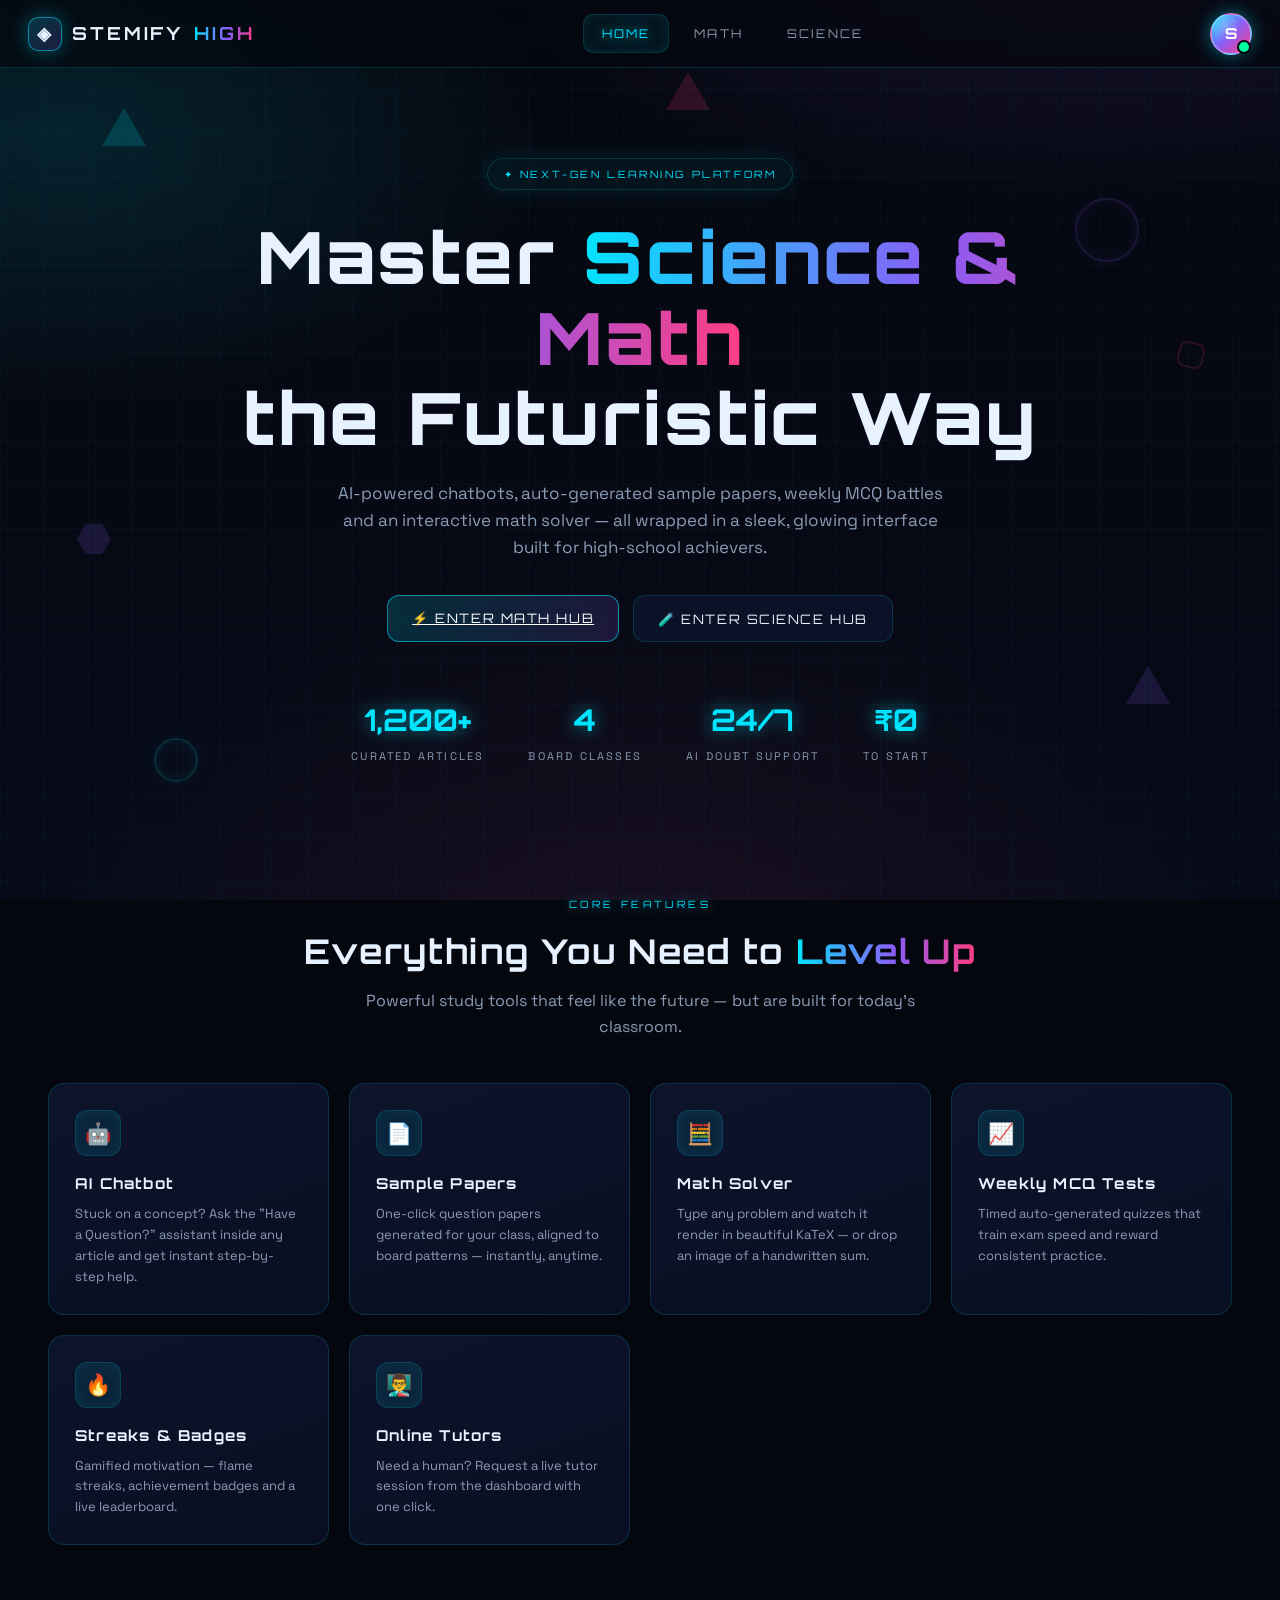
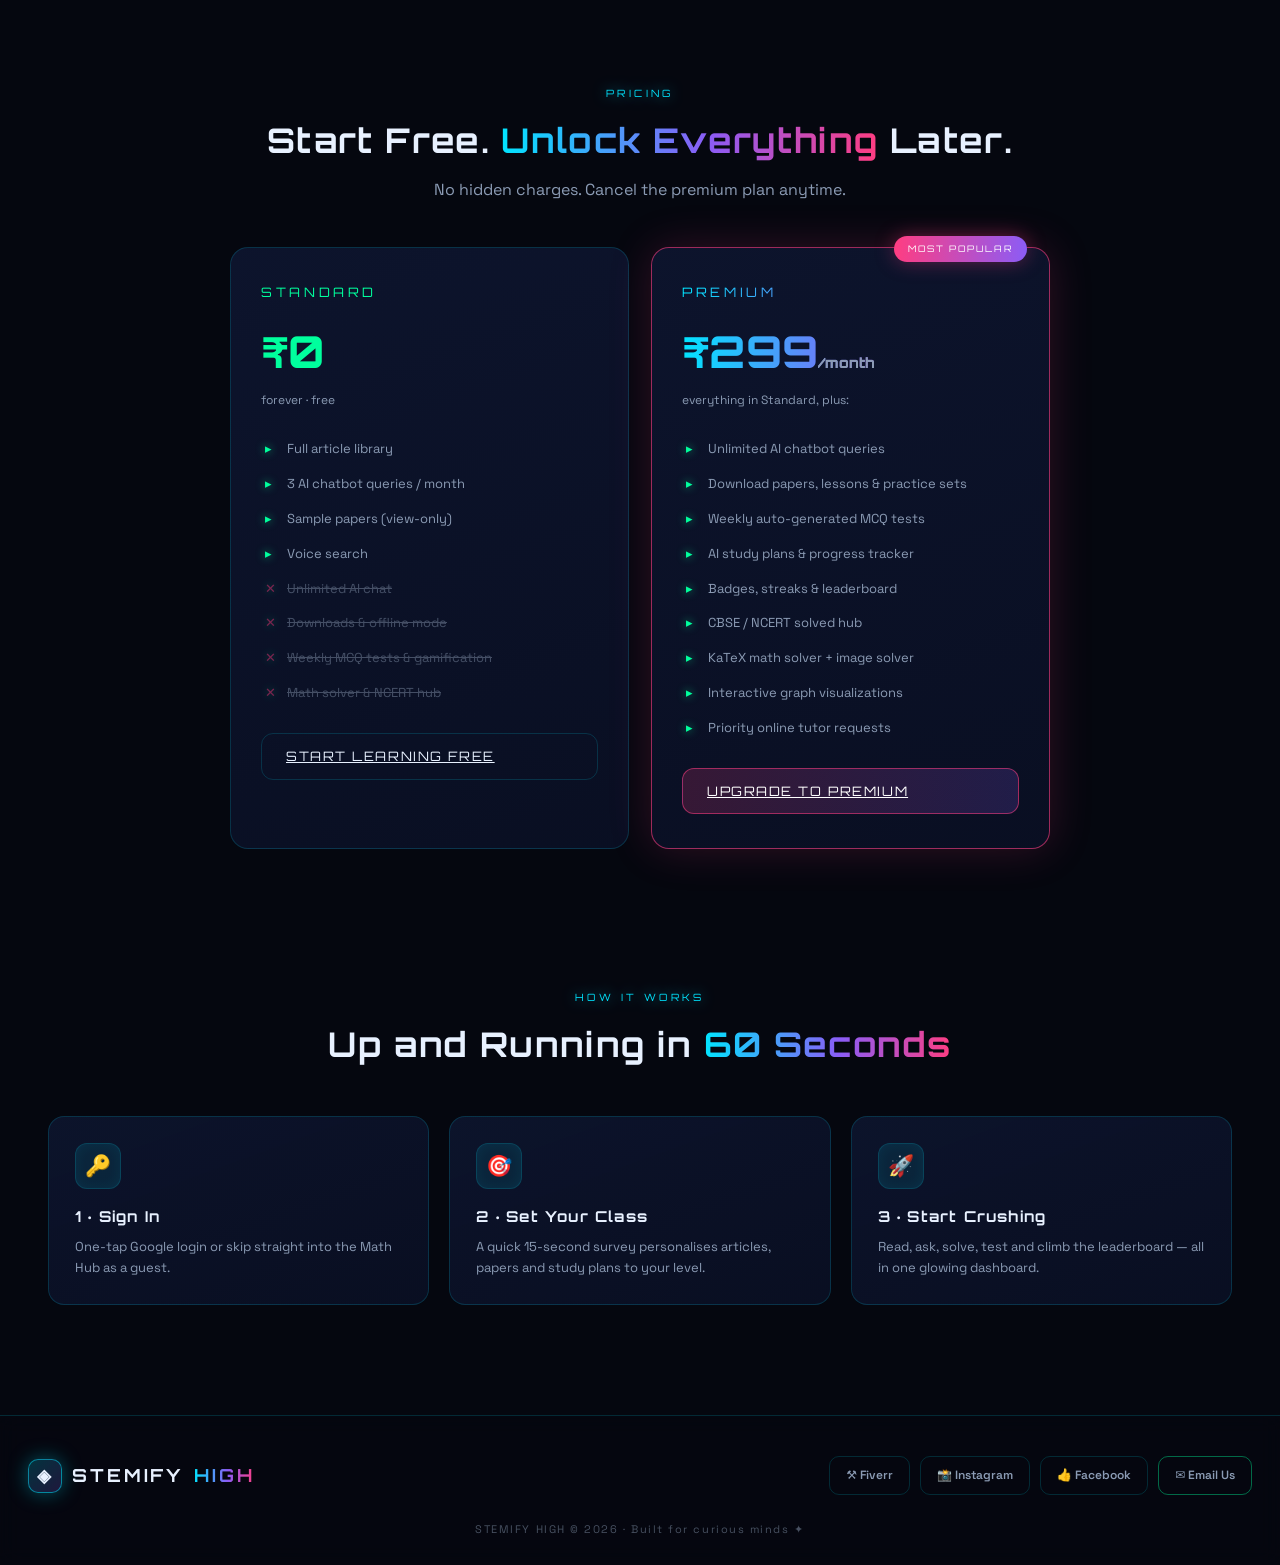
<file: index.html>
<!DOCTYPE html>
<html lang="en">
<head>
  <meta charset="UTF-8" />
  <meta name="viewport" content="width=device-width, initial-scale=1.0" />
  <title>Stemify High — Master Science &amp; Math, the Futuristic Way</title>

  <!-- Fonts: Orbitron (display) + Space Grotesk (body) + JetBrains Mono (code) -->
  <link rel="preconnect" href="https://fonts.googleapis.com" />
  <link rel="preconnect" href="https://fonts.gstatic.com" crossorigin />
  <link href="https://fonts.googleapis.com/css2?family=Orbitron:wght@400;600;700;800&family=Space+Grotesk:wght@300;400;500;600;700&family=JetBrains+Mono:wght@400;600&display=swap" rel="stylesheet" />

  <!-- Design system -->
  <link rel="stylesheet" href="css/style.css?v=2" />
</head>
<body>

  <!-- ============================================================
       FLOATING GEOMETRIC BACKGROUND (futuristic ambient shapes)
       ============================================================ -->
  <div class="floats" aria-hidden="true">
    <div class="float-shape float-tri" style="top:12%; left:8%;  width:22px; height:38px;  animation:floatA 11s ease-in-out infinite;"></div>
    <div class="float-shape float-ring violet" style="top:22%; left:84%; width:64px; height:64px; animation:floatB 9s ease-in-out infinite;"></div>
    <div class="float-shape float-hex" style="top:58%; left:6%;  width:34px; height:34px;  animation:floatA 13s ease-in-out infinite;"></div>
    <div class="float-shape float-tri violet" style="top:74%; left:88%; width:18px; height:30px; animation:floatB 10s ease-in-out infinite;"></div>
    <div class="float-shape float-ring" style="top:82%; left:12%; width:44px; height:44px;  animation:floatA 12s ease-in-out infinite;"></div>
    <div class="float-shape float-sq" style="top:38%; left:92%; width:26px; height:26px;    animation:floatB 8s ease-in-out infinite;"></div>
    <div class="float-shape float-tri pink" style="top:8%;  left:52%; width:16px; height:26px; animation:floatA 14s ease-in-out infinite;"></div>
  </div>

  <!-- ============================================================
       NAVBAR — logo, MATH / SCIENCE sections, DP placeholder
       ============================================================ -->
  <header class="navbar">
    <a href="index.html" class="logo">
      <span class="logo-mark">◈</span>
      STEMIFY<span class="grad-text">HIGH</span>
    </a>

    <nav class="nav-links">
      <a href="index.html" class="nav-link active">Home</a>
      <a href="math.html" class="nav-link">Math</a>
      <a href="#" class="nav-link" data-science>Science</a>
    </nav>

    <!-- Global DP placeholder (fixed top-right) + profile popover -->
    <div class="dp-wrap">
      <div class="dp" id="dpBtn" title="Your profile">S</div>
      <div class="popover" id="dpPopover">
        <div class="p-name">Guest Explorer</div>
        <div class="p-sub">Not signed in yet</div>
        <span class="tier-chip standard">◈ Standard</span>
        <div class="p-stat"><span>Progress</span><b>0%</b></div>
        <div class="p-stat"><span>Streak</span><b>0 days</b></div>
      </div>
    </div>
  </header>

  <!-- ============================================================
       HERO
       ============================================================ -->
  <section class="hero">
    <span class="hero-badge">✦ Next-Gen Learning Platform</span>
    <h1>Master <span class="grad-text">Science &amp; Math</span><br />the Futuristic Way</h1>
    <p class="lead">
      AI-powered chatbots, auto-generated sample papers, weekly MCQ battles and
      an interactive math solver — all wrapped in a sleek, glowing interface
      built for high-school achievers.
    </p>

    <div class="hero-cta">
      <a href="math.html" class="btn btn-primary">⚡ Enter Math Hub</a>
      <button class="btn" data-science>🧪 Enter Science Hub</button>
    </div>

    <div class="hero-stats">
      <div><div class="num">1,200+</div><div class="lbl">Curated Articles</div></div>
      <div><div class="num">4</div><div class="lbl">Board Classes</div></div>
      <div><div class="num">24/7</div><div class="lbl">AI Doubt Support</div></div>
      <div><div class="num">₹0</div><div class="lbl">To Start</div></div>
    </div>
  </section>

  <!-- ============================================================
       FEATURES GRID
       ============================================================ -->
  <section class="block">
    <div class="sec-head reveal">
      <span class="sec-kicker">Core Features</span>
      <h2>Everything You Need to <span class="grad-text">Level Up</span></h2>
      <p>Powerful study tools that feel like the future — but are built for today's classroom.</p>
    </div>

    <div class="grid grid-3">
      <div class="card reveal">
        <div class="ic">🤖</div>
        <h3>AI Chatbot</h3>
        <p>Stuck on a concept? Ask the "Have a Question?" assistant inside any article and get instant step-by-step help.</p>
      </div>
      <div class="card reveal">
        <div class="ic">📄</div>
        <h3>Sample Papers</h3>
        <p>One-click question papers generated for your class, aligned to board patterns — instantly, anytime.</p>
      </div>
      <div class="card reveal">
        <div class="ic">🧮</div>
        <h3>Math Solver</h3>
        <p>Type any problem and watch it render in beautiful KaTeX — or drop an image of a handwritten sum.</p>
      </div>
      <div class="card reveal">
        <div class="ic">📈</div>
        <h3>Weekly MCQ Tests</h3>
        <p>Timed auto-generated quizzes that train exam speed and reward consistent practice.</p>
      </div>
      <div class="card reveal">
        <div class="ic">🔥</div>
        <h3>Streaks &amp; Badges</h3>
        <p>Gamified motivation — flame streaks, achievement badges and a live leaderboard.</p>
      </div>
      <div class="card reveal">
        <div class="ic">👨‍🏫</div>
        <h3>Online Tutors</h3>
        <p>Need a human? Request a live tutor session from the dashboard with one click.</p>
      </div>
    </div>
  </section>

  <!-- ============================================================
       PRICING
       ============================================================ -->
  <section class="block">
    <div class="sec-head reveal">
      <span class="sec-kicker">Pricing</span>
      <h2>Start Free. <span class="grad-text">Unlock Everything</span> Later.</h2>
      <p>No hidden charges. Cancel the premium plan anytime.</p>
    </div>

    <div class="pricing-grid">
      <!-- Standard card -->
      <div class="price-card reveal">
        <div class="tier" style="color:var(--green)">Standard</div>
        <div class="price" style="color:var(--green)">₹0</div>
        <div class="per">forever · free</div>
        <ul>
          <li>Full article library</li>
          <li>3 AI chatbot queries / month</li>
          <li>Sample papers (view-only)</li>
          <li>Voice search</li>
          <li class="no">Unlimited AI chat</li>
          <li class="no">Downloads &amp; offline mode</li>
          <li class="no">Weekly MCQ tests &amp; gamification</li>
          <li class="no">Math solver &amp; NCERT hub</li>
        </ul>
        <a href="math.html" class="btn btn-ghost" style="width:100%">Start Learning Free</a>
      </div>

      <!-- Premium card -->
      <div class="price-card pop reveal">
        <span class="ribbon">Most Popular</span>
        <div class="tier grad-text">Premium</div>
        <div class="price grad-text">₹299<span style="font-size:14px; color:var(--muted)">/month</span></div>
        <div class="per">everything in Standard, plus:</div>
        <ul>
          <li>Unlimited AI chatbot queries</li>
          <li>Download papers, lessons &amp; practice sets</li>
          <li>Weekly auto-generated MCQ tests</li>
          <li>AI study plans &amp; progress tracker</li>
          <li>Badges, streaks &amp; leaderboard</li>
          <li>CBSE / NCERT solved hub</li>
          <li>KaTeX math solver + image solver</li>
          <li>Interactive graph visualizations</li>
          <li>Priority online tutor requests</li>
        </ul>
        <a href="math.html" class="btn btn-pink" style="width:100%">Upgrade to Premium</a>
      </div>
    </div>
  </section>

  <!-- ============================================================
       HOW IT WORKS
       ============================================================ -->
  <section class="block">
    <div class="sec-head reveal">
      <span class="sec-kicker">How It Works</span>
      <h2>Up and Running in <span class="grad-text">60 Seconds</span></h2>
    </div>
    <div class="grid grid-3">
      <div class="card reveal">
        <div class="ic">🔑</div>
        <h3>1 · Sign In</h3>
        <p>One-tap Google login or skip straight into the Math Hub as a guest.</p>
      </div>
      <div class="card reveal">
        <div class="ic">🎯</div>
        <h3>2 · Set Your Class</h3>
        <p>A quick 15-second survey personalises articles, papers and study plans to your level.</p>
      </div>
      <div class="card reveal">
        <div class="ic">🚀</div>
        <h3>3 · Start Crushing</h3>
        <p>Read, ask, solve, test and climb the leaderboard — all in one glowing dashboard.</p>
      </div>
    </div>
  </section>

  <!-- ============================================================
       FOOTER — Fiverr, Instagram, Facebook + Email contact
       ============================================================ -->
  <footer class="site-foot">
    <div class="foot-inner">
      <a href="index.html" class="logo">
        <span class="logo-mark">◈</span>
        STEMIFY<span class="grad-text">HIGH</span>
      </a>

      <div class="foot-links">
        <a class="soc-link" href="https://www.fiverr.com" target="_blank" rel="noopener noreferrer">⚒ Fiverr</a>
        <a class="soc-link" href="https://www.instagram.com" target="_blank" rel="noopener noreferrer">📸 Instagram</a>
        <a class="soc-link" href="https://www.facebook.com" target="_blank" rel="noopener noreferrer">👍 Facebook</a>
        <a class="soc-link mail" href="mailto:hello@stemifyhigh.com?subject=Stemify%20High%20Contact">✉ Email Us</a>
      </div>
    </div>
    <div class="foot-note">STEMIFY HIGH © 2026 · Built for curious minds ✦</div>
  </footer>

  <!-- Toast notifications live here -->
  <div id="toasts" aria-live="polite"></div>

  <!-- Landing page logic -->
  <script src="js/landing.js?v=2"></script>
</body>
</html>
</file>
<file: css/style.css>
/* ==========================================================================
   STEMIFY HIGH — Design System
   --------------------------------------------------------------------------
   Futuristic dark theme · neon accents · glassmorphism · micro-animations
   Palette:
     --bg:deep   #05070f   (page base)
     --bg:soft   #0a1024   (raised surfaces)
     --bg:card   #0e1630   (cards / panels)
     --line      rgba(0,229,255,.16)  (neon borders)
     --cyan      #00e5ff   (primary neon)
     --violet    #8b5cf6   (secondary neon)
     --pink      #ff3d81   (accent / premium)
     --green     #00ff9d   (success / standard)
     --amber     #ffb547   (streaks / warnings)
     --text      #e8f1ff
     --muted     #8b9bb4
   ========================================================================== */

/* ---------- 1. CSS VARIABLES & RESET ---------- */
:root {
  --bg-deep:   #05070f;
  --bg-soft:   #0a1024;
  --bg-card:   #0e1630;
  --bg-hover:  #131c3a;
  --line:      rgba(0, 229, 255, 0.16);
  --line-soft: rgba(139, 92, 246, 0.18);
  --cyan:      #00e5ff;
  --violet:    #8b5cf6;
  --pink:      #ff3d81;
  --green:     #00ff9d;
  --amber:     #ffb547;
  --text:      #e8f1ff;
  --muted:     #8b9bb4;
  --font-head: 'Orbitron', 'Space Grotesk', sans-serif;
  --font-body: 'Space Grotesk', 'Inter', system-ui, sans-serif;
  --font-mono: 'JetBrains Mono', ui-monospace, monospace;
  --glow-cyan:  0 0 20px rgba(0, 229, 255, 0.35);
  --glow-violet: 0 0 20px rgba(139, 92, 246, 0.35);
  --glow-pink:  0 0 20px rgba(255, 61, 129, 0.35);
  --radius: 16px;
  --nav-h: 68px;
}

* { margin: 0; padding: 0; box-sizing: border-box; }

html { scroll-behavior: smooth; }

body {
  font-family: var(--font-body);
  background: var(--bg-deep);
  color: var(--text);
  min-height: 100vh;
  overflow-x: hidden;
  line-height: 1.6;
}

/* Global background: deep-space gradient + grid + glow */
body::before {
  content: "";
  position: fixed;
  inset: 0;
  z-index: -2;
  background:
    radial-gradient(1100px 500px at 85% -10%, rgba(139, 92, 246, 0.16), transparent 60%),
    radial-gradient(900px 500px at 5% 15%, rgba(0, 229, 255, 0.12), transparent 55%),
    radial-gradient(1000px 700px at 50% 110%, rgba(255, 61, 129, 0.08), transparent 60%),
    linear-gradient(180deg, #05070f 0%, #070b18 100%);
}
body::after { /* fine grid overlay */
  content: "";
  position: fixed;
  inset: 0;
  z-index: -1;
  background-image:
    linear-gradient(rgba(0, 229, 255, 0.035) 1px, transparent 1px),
    linear-gradient(90deg, rgba(0, 229, 255, 0.035) 1px, transparent 1px);
  background-size: 44px 44px;
  pointer-events: none;
}

::selection { background: rgba(0, 229, 255, 0.3); color: #fff; }

/* Scrollbar — slim neon */
::-webkit-scrollbar { width: 9px; height: 9px; }
::-webkit-scrollbar-track { background: var(--bg-deep); }
::-webkit-scrollbar-thumb { background: linear-gradient(180deg, var(--cyan), var(--violet)); border-radius: 99px; }

/* ---------- 2. TYPOGRAPHY HELPERS ---------- */
h1, h2, h3, h4 { font-family: var(--font-head); letter-spacing: 0.04em; }
.font-mono { font-family: var(--font-mono); }
.grad-text {
  background: linear-gradient(92deg, var(--cyan) 0%, var(--violet) 55%, var(--pink) 100%);
  -webkit-background-clip: text;
  background-clip: text;
  color: transparent;
}
.muted { color: var(--muted); }

/* ---------- 3. BUTTONS ---------- */
.btn {
  position: relative;
  display: inline-flex;
  align-items: center;
  gap: 8px;
  padding: 12px 24px;
  border: 1px solid var(--line);
  border-radius: 12px;
  background: rgba(14, 22, 48, 0.7);
  color: var(--text);
  font-family: var(--font-head);
  font-size: 13px;
  letter-spacing: 0.12em;
  text-transform: uppercase;
  cursor: pointer;
  transition: all 0.25s ease;
  overflow: hidden;
}
.btn:hover { transform: translateY(-2px); border-color: var(--cyan); box-shadow: var(--glow-cyan); }
.btn:active { transform: translateY(0); }

/* Primary neon button — animated corner shine */
.btn-primary {
  background: linear-gradient(92deg, rgba(0, 229, 255, 0.16), rgba(139, 92, 246, 0.16));
  border-color: rgba(0, 229, 255, 0.55);
  color: #fff;
}
.btn-primary::before {
  content: "";
  position: absolute;
  inset: 0;
  background: linear-gradient(120deg, transparent 30%, rgba(255, 255, 255, 0.25) 50%, transparent 70%);
  transform: translateX(-100%);
  transition: transform 0.7s ease;
}
.btn-primary:hover { box-shadow: var(--glow-cyan), inset 0 0 18px rgba(0, 229, 255, 0.15); }
.btn-primary:hover::before { transform: translateX(100%); }

.btn-pink {
  background: linear-gradient(92deg, rgba(255, 61, 129, 0.18), rgba(139, 92, 246, 0.18));
  border-color: rgba(255, 61, 129, 0.55);
  color: #fff;
}
.btn-pink:hover { box-shadow: var(--glow-pink), inset 0 0 18px rgba(255, 61, 129, 0.15); border-color: var(--pink); }

.btn-ghost { background: transparent; }
.btn-ghost:hover { background: rgba(0, 229, 255, 0.06); }

.btn-sm { padding: 8px 16px; font-size: 11px; border-radius: 9px; }
.btn:disabled { opacity: 0.5; cursor: not-allowed; transform: none; box-shadow: none; }

/* ---------- 4. NAVBAR ---------- */
.navbar {
  position: sticky;
  top: 0;
  z-index: 100;
  height: var(--nav-h);
  display: flex;
  align-items: center;
  justify-content: space-between;
  padding: 0 28px;
  background: rgba(5, 7, 15, 0.72);
  backdrop-filter: blur(14px);
  border-bottom: 1px solid var(--line);
}
.logo {
  display: flex;
  align-items: center;
  gap: 10px;
  font-family: var(--font-head);
  font-size: 18px;
  font-weight: 700;
  letter-spacing: 0.16em;
  text-decoration: none;
  color: var(--text);
}
.logo-mark {
  width: 34px;
  height: 34px;
  border-radius: 10px;
  display: grid;
  place-items: center;
  background: linear-gradient(135deg, rgba(0, 229, 255, 0.2), rgba(139, 92, 246, 0.2));
  border: 1px solid rgba(0, 229, 255, 0.5);
  box-shadow: var(--glow-cyan);
  animation: logoPulse 3s ease-in-out infinite;
}
@keyframes logoPulse {
  0%, 100% { box-shadow: var(--glow-cyan); }
  50% { box-shadow: 0 0 34px rgba(0, 229, 255, 0.6); }
}
.nav-links { display: flex; gap: 6px; align-items: center; }
.nav-link {
  padding: 9px 18px;
  border-radius: 10px;
  color: var(--muted);
  text-decoration: none;
  font-family: var(--font-head);
  font-size: 12px;
  letter-spacing: 0.18em;
  text-transform: uppercase;
  transition: all 0.22s ease;
  border: 1px solid transparent;
}
.nav-link:hover, .nav-link.active {
  color: var(--cyan);
  border-color: var(--line);
  background: rgba(0, 229, 255, 0.06);
  box-shadow: inset 0 0 14px rgba(0, 229, 255, 0.08);
  text-shadow: 0 0 12px rgba(0, 229, 255, 0.8);
}

/* ---------- 5. PROFILE DP (top-right placeholder) ---------- */
.dp-wrap { position: relative; }
.dp {
  width: 42px; height: 42px;
  border-radius: 50%;
  cursor: pointer;
  display: grid;
  place-items: center;
  font-family: var(--font-head);
  font-weight: 700;
  font-size: 15px;
  color: #fff;
  background:
    radial-gradient(circle at 30% 25%, rgba(255, 255, 255, 0.25), transparent 45%),
    linear-gradient(135deg, var(--cyan), var(--violet), var(--pink));
  border: 2px solid rgba(255, 255, 255, 0.25);
  box-shadow: 0 0 18px rgba(0, 229, 255, 0.45);
  transition: transform 0.25s ease, box-shadow 0.25s ease;
  animation: dpOrbit 8s linear infinite;
}
@keyframes dpOrbit {
  0%, 100% { border-radius: 50%; box-shadow: 0 0 18px rgba(0, 229, 255, 0.45); }
  25% { box-shadow: 0 0 22px rgba(139, 92, 246, 0.55); }
  50% { border-radius: 42%; box-shadow: 0 0 18px rgba(255, 61, 129, 0.45); }
  75% { box-shadow: 0 0 22px rgba(0, 255, 157, 0.5); }
}
.dp:hover { transform: scale(1.1); }
.dp::after { /* online pulse dot */
  content: "";
  position: absolute;
  bottom: 1px; right: 1px;
  width: 10px; height: 10px;
  border-radius: 50%;
  background: var(--green);
  border: 2px solid var(--bg-deep);
  animation: dotPulse 1.6s ease-in-out infinite;
}
@keyframes dotPulse { 0%, 100% { box-shadow: 0 0 0 0 rgba(0, 255, 157, 0.5); } 50% { box-shadow: 0 0 0 5px rgba(0, 255, 157, 0); } }

/* Profile popover */
.popover {
  position: absolute;
  top: 52px;
  right: 0;
  width: 280px;
  padding: 18px;
  border-radius: 14px;
  background: rgba(14, 22, 48, 0.96);
  border: 1px solid var(--line);
  backdrop-filter: blur(16px);
  box-shadow: 0 18px 50px rgba(0, 0, 0, 0.6), var(--glow-cyan);
  opacity: 0;
  transform: translateY(-8px) scale(0.97);
  pointer-events: none;
  transition: all 0.25s ease;
  z-index: 120;
}
.popover.open { opacity: 1; transform: translateY(0) scale(1); pointer-events: auto; }
.popover .p-name { font-family: var(--font-head); font-size: 15px; letter-spacing: 0.08em; }
.popover .p-sub { color: var(--muted); font-size: 12px; margin-top: 2px; }
.tier-chip {
  display: inline-flex; align-items: center; gap: 6px;
  margin-top: 10px;
  padding: 5px 12px;
  border-radius: 99px;
  font-family: var(--font-head);
  font-size: 10px;
  letter-spacing: 0.18em;
  text-transform: uppercase;
}
.tier-chip.standard { color: var(--green); border: 1px solid rgba(0, 255, 157, 0.45); background: rgba(0, 255, 157, 0.08); }
.tier-chip.premium  { color: var(--amber); border: 1px solid rgba(255, 181, 71, 0.45); background: rgba(255, 181, 71, 0.08); }
.p-stat { display: flex; justify-content: space-between; font-size: 12px; color: var(--muted); margin-top: 12px; border-top: 1px dashed var(--line); padding-top: 10px; }
.p-stat b { color: var(--text); }

/* ---------- 6. FLOATING GEOMETRIC BACKGROUND ---------- */
.floats { position: fixed; inset: 0; z-index: -1; overflow: hidden; pointer-events: none; }
.float-shape { position: absolute; opacity: 0.16; filter: blur(0.5px); }
.float-tri {
  width: 0; height: 0;
  border-left: 22px solid transparent;
  border-right: 22px solid transparent;
  border-bottom: 38px solid var(--cyan);
}
.float-tri.violet { border-bottom-color: var(--violet); }
.float-tri.pink { border-bottom-color: var(--pink); }
.float-ring {
  border: 2px solid var(--cyan);
  border-radius: 50%;
  box-shadow: inset 0 0 18px rgba(0, 229, 255, 0.5), 0 0 18px rgba(0, 229, 255, 0.4);
}
.float-ring.violet { border-color: var(--violet); box-shadow: inset 0 0 18px rgba(139, 92, 246, 0.5), 0 0 18px rgba(139, 92, 246, 0.4); }
.float-hex { background: var(--violet); clip-path: polygon(25% 5%, 75% 5%, 100% 50%, 75% 95%, 25% 95%, 0% 50%); }
.float-sq { border: 2px solid var(--pink); border-radius: 8px; transform: rotate(14deg); }
@keyframes floatA {
  0%   { transform: translateY(0) rotate(0deg); }
  50%  { transform: translateY(-70px) rotate(12deg); }
  100% { transform: translateY(0) rotate(0deg); }
}
@keyframes floatB {
  0%   { transform: translateY(0) rotate(0deg); }
  50%  { transform: translateY(55px) rotate(-10deg); }
  100% { transform: translateY(0) rotate(0deg); }
}

/* ---------- 7. HERO ---------- */
.hero { position: relative; padding: 90px 28px 60px; text-align: center; }
.hero-badge {
  display: inline-flex; align-items: center; gap: 8px;
  padding: 7px 16px;
  border: 1px solid var(--line);
  border-radius: 99px;
  background: rgba(0, 229, 255, 0.05);
  font-family: var(--font-head);
  font-size: 10px;
  letter-spacing: 0.26em;
  text-transform: uppercase;
  color: var(--cyan);
  box-shadow: 0 0 24px rgba(0, 229, 255, 0.12);
  animation: fadeUp 0.8s ease both;
}
.hero h1 {
  font-size: clamp(34px, 6vw, 72px);
  font-weight: 800;
  line-height: 1.12;
  margin: 26px auto 0;
  max-width: 900px;
  animation: fadeUp 0.8s 0.1s ease both;
}
.hero .lead {
  max-width: 620px;
  margin: 22px auto 0;
  color: var(--muted);
  font-size: 17px;
  animation: fadeUp 0.8s 0.2s ease both;
}
.hero-cta { display: flex; gap: 14px; justify-content: center; flex-wrap: wrap; margin-top: 34px; animation: fadeUp 0.8s 0.3s ease both; }
.hero-stats { display: flex; gap: 44px; justify-content: center; margin-top: 54px; flex-wrap: wrap; animation: fadeUp 0.8s 0.4s ease both; }
.hero-stats .num { font-family: var(--font-head); font-size: 30px; font-weight: 700; color: var(--cyan); text-shadow: 0 0 18px rgba(0, 229, 255, 0.6); }
.hero-stats .lbl { font-size: 11px; letter-spacing: 0.2em; text-transform: uppercase; color: var(--muted); margin-top: 4px; }

/* ---------- 8. SECTION SHELL ---------- */
section.block { padding: 70px 28px; max-width: 1240px; margin: 0 auto; }
.sec-head { text-align: center; margin-bottom: 44px; }
.sec-head h2 { font-size: clamp(22px, 3.4vw, 34px); }
.sec-head p { color: var(--muted); margin-top: 10px; max-width: 560px; margin-inline: auto; }
.sec-kicker {
  font-family: var(--font-head);
  font-size: 10px;
  letter-spacing: 0.34em;
  text-transform: uppercase;
  color: var(--cyan);
  display: block;
  margin-bottom: 12px;
  text-shadow: 0 0 14px rgba(0, 229, 255, 0.7);
}

/* Scroll-reveal animation */
.reveal { opacity: 0; transform: translateY(26px); transition: opacity 0.7s ease, transform 0.7s ease; }
.reveal.in { opacity: 1; transform: translateY(0); }

/* Dynamically injected cards — always visible, soft fade-in on render */
.grid-in { animation: fadeUp 0.5s ease both; }

/* ---------- 9. CARDS / GRID ---------- */
.grid { display: grid; gap: 20px; }
.grid-3 { grid-template-columns: repeat(auto-fit, minmax(280px, 1fr)); }
.grid-4 { grid-template-columns: repeat(auto-fit, minmax(230px, 1fr)); }

.card {
  position: relative;
  background: linear-gradient(160deg, rgba(14, 22, 48, 0.85), rgba(10, 16, 36, 0.9));
  border: 1px solid var(--line);
  border-radius: var(--radius);
  padding: 26px;
  transition: transform 0.28s ease, border-color 0.28s ease, box-shadow 0.28s ease;
  overflow: hidden;
}
.card:hover { transform: translateY(-6px); border-color: rgba(0, 229, 255, 0.55); box-shadow: 0 14px 44px rgba(0, 0, 0, 0.45), var(--glow-cyan); }
.card::after { /* top neon edge sweep */
  content: "";
  position: absolute;
  top: 0; left: -100%;
  width: 100%; height: 2px;
  background: linear-gradient(90deg, transparent, var(--cyan), transparent);
  transition: left 0.6s ease;
}
.card:hover::after { left: 100%; }
.card .ic {
  width: 46px; height: 46px;
  display: grid; place-items: center;
  font-size: 21px;
  border-radius: 12px;
  background: rgba(0, 229, 255, 0.09);
  border: 1px solid var(--line);
  margin-bottom: 16px;
  box-shadow: inset 0 0 14px rgba(0, 229, 255, 0.07);
}
.card h3 { font-size: 15px; letter-spacing: 0.08em; margin-bottom: 8px; }
.card p { font-size: 13px; color: var(--muted); }

/* ---------- 10. PRICING ---------- */
.pricing-grid { display: grid; grid-template-columns: repeat(auto-fit, minmax(300px, 1fr)); gap: 22px; max-width: 820px; margin: 0 auto; }
.price-card {
  position: relative;
  padding: 34px 30px;
  border-radius: 18px;
  background: linear-gradient(160deg, rgba(14, 22, 48, 0.9), rgba(10, 16, 36, 0.92));
  border: 1px solid var(--line);
  transition: all 0.3s ease;
}
.price-card.pop { border-color: rgba(255, 61, 129, 0.6); box-shadow: 0 0 44px rgba(255, 61, 129, 0.18); }
.price-card .tier { font-family: var(--font-head); font-size: 13px; letter-spacing: 0.28em; text-transform: uppercase; }
.price-card .price { font-family: var(--font-head); font-size: 44px; font-weight: 800; margin: 14px 0 4px; }
.price-card .per { color: var(--muted); font-size: 12px; }
.price-card ul { list-style: none; margin: 22px 0; }
.price-card li { padding: 7px 0 7px 26px; position: relative; font-size: 13px; color: var(--muted); }
.price-card li::before { content: "▸"; position: absolute; left: 4px; color: var(--green); text-shadow: 0 0 8px rgba(0, 255, 157, 0.7); }
.price-card li.no { text-decoration: line-through; opacity: 0.45; }
.price-card li.no::before { content: "✕"; color: var(--pink); text-decoration: none; }
.ribbon {
  position: absolute; top: -12px; right: 22px;
  padding: 6px 14px;
  border-radius: 99px;
  background: linear-gradient(92deg, var(--pink), var(--violet));
  font-family: var(--font-head);
  font-size: 9px;
  letter-spacing: 0.22em;
  text-transform: uppercase;
  color: #fff;
  box-shadow: var(--glow-pink);
}

/* ---------- 11. MODALS ---------- */
.modal-backdrop {
  position: fixed;
  inset: 0;
  z-index: 500;
  display: grid;
  place-items: center;
  padding: 20px;
  background: rgba(3, 5, 12, 0.78);
  backdrop-filter: blur(8px);
  opacity: 0;
  pointer-events: none;
  transition: opacity 0.3s ease;
}
.modal-backdrop.open { opacity: 1; pointer-events: auto; }
.modal {
  width: 100%;
  max-width: 460px;
  position: relative;
  padding: 34px 30px;
  border-radius: 20px;
  background: linear-gradient(165deg, rgba(17, 26, 55, 0.98), rgba(10, 16, 36, 0.98));
  border: 1px solid var(--line);
  box-shadow: 0 30px 80px rgba(0, 0, 0, 0.65), var(--glow-cyan);
  transform: scale(0.92) translateY(16px);
  transition: transform 0.32s cubic-bezier(0.22, 1, 0.36, 1);
  max-height: 88vh;
  overflow-y: auto;
}
.modal-backdrop.open .modal { transform: scale(1) translateY(0); }
.modal-x {
  position: absolute; top: 14px; right: 14px;
  width: 32px; height: 32px;
  border-radius: 50%;
  border: 1px solid var(--line);
  background: rgba(255, 255, 255, 0.03);
  color: var(--muted);
  cursor: pointer;
  font-size: 15px;
  transition: all 0.22s ease;
}
.modal-x:hover { color: var(--pink); border-color: var(--pink); box-shadow: var(--glow-pink); transform: rotate(90deg); }
.modal h3 { font-size: 18px; letter-spacing: 0.1em; margin-bottom: 8px; }
.modal .m-sub { color: var(--muted); font-size: 13px; margin-bottom: 24px; }

/* Google button */
.g-btn {
  width: 100%;
  display: flex; align-items: center; justify-content: center; gap: 12px;
  padding: 13px;
  border-radius: 12px;
  background: rgba(255, 255, 255, 0.05);
  border: 1px solid rgba(255, 255, 255, 0.14);
  color: var(--text);
  font-family: var(--font-body);
  font-size: 14px;
  font-weight: 600;
  cursor: pointer;
  transition: all 0.25s ease;
}
.g-btn:hover { border-color: var(--cyan); background: rgba(0, 229, 255, 0.07); box-shadow: var(--glow-cyan); }
.g-btn svg { width: 20px; height: 20px; }

/* Pricing toggle (inside modal) */
.billing-toggle { display: flex; background: rgba(255, 255, 255, 0.04); border: 1px solid var(--line); border-radius: 12px; padding: 4px; margin-bottom: 22px; }
.billing-toggle button {
  flex: 1;
  padding: 10px;
  border: none;
  border-radius: 9px;
  background: transparent;
  color: var(--muted);
  font-family: var(--font-head);
  font-size: 11px;
  letter-spacing: 0.16em;
  text-transform: uppercase;
  cursor: pointer;
  transition: all 0.25s ease;
}
.billing-toggle button.on {
  background: linear-gradient(92deg, rgba(255, 61, 129, 0.22), rgba(139, 92, 246, 0.22));
  color: #fff;
  box-shadow: inset 0 0 16px rgba(255, 61, 129, 0.15), var(--glow-pink);
}

/* ---------- 12. FORMS ---------- */
.field { margin-bottom: 16px; }
.field label { display: block; font-family: var(--font-head); font-size: 10px; letter-spacing: 0.2em; text-transform: uppercase; color: var(--muted); margin-bottom: 7px; }
.field select, .field input {
  width: 100%;
  padding: 11px 14px;
  border-radius: 10px;
  background: rgba(255, 255, 255, 0.04);
  border: 1px solid var(--line);
  color: var(--text);
  font-family: var(--font-body);
  font-size: 14px;
  outline: none;
  transition: all 0.25s ease;
}
.field select:focus, .field input:focus { border-color: var(--cyan); box-shadow: 0 0 0 3px rgba(0, 229, 255, 0.14), var(--glow-cyan); }
.field select option { background: var(--bg-card); }
.form-row { display: grid; grid-template-columns: 1fr 1fr; gap: 14px; }

/* ---------- 13. TOASTS ---------- */
#toasts { position: fixed; bottom: 24px; left: 50%; transform: translateX(-50%); z-index: 900; display: flex; flex-direction: column; gap: 10px; align-items: center; }
.toast {
  display: flex; align-items: center; gap: 10px;
  padding: 12px 20px;
  border-radius: 12px;
  background: rgba(14, 22, 48, 0.96);
  border: 1px solid var(--line);
  box-shadow: 0 14px 40px rgba(0, 0, 0, 0.5), var(--glow-cyan);
  font-size: 13px;
  animation: toastIn 0.35s cubic-bezier(0.22, 1, 0.36, 1) both;
}
.toast.hide { animation: toastOut 0.3s ease both; }
.toast.success { border-color: rgba(0, 255, 157, 0.5); box-shadow: 0 14px 40px rgba(0, 0, 0, 0.5), 0 0 20px rgba(0, 255, 157, 0.3); }
.toast.error { border-color: rgba(255, 61, 129, 0.5); box-shadow: 0 14px 40px rgba(0, 0, 0, 0.5), 0 0 20px rgba(255, 61, 129, 0.3); }
@keyframes toastIn { from { opacity: 0; transform: translateY(18px) scale(0.95); } to { opacity: 1; transform: translateY(0) scale(1); } }
@keyframes toastOut { to { opacity: 0; transform: translateY(12px) scale(0.95); } }

/* ---------- 14. FOOTER ---------- */
footer.site-foot {
  border-top: 1px solid var(--line);
  background: rgba(5, 7, 15, 0.8);
  backdrop-filter: blur(10px);
  padding: 40px 28px 26px;
  margin-top: 40px;
}
.foot-inner { max-width: 1240px; margin: 0 auto; display: flex; flex-wrap: wrap; gap: 28px; align-items: center; justify-content: space-between; }
.foot-links { display: flex; gap: 10px; flex-wrap: wrap; }
.soc-link {
  display: inline-flex; align-items: center; gap: 8px;
  padding: 9px 16px;
  border-radius: 10px;
  border: 1px solid var(--line);
  color: var(--muted);
  text-decoration: none;
  font-size: 12px;
  font-weight: 600;
  transition: all 0.24s ease;
}
.soc-link:hover { color: #fff; border-color: var(--cyan); box-shadow: var(--glow-cyan); transform: translateY(-2px); }
.soc-link.mail { border-color: rgba(0, 255, 157, 0.4); }
.soc-link.mail:hover { border-color: var(--green); box-shadow: 0 0 20px rgba(0, 255, 157, 0.35); }
.foot-note { text-align: center; color: rgba(139, 155, 180, 0.5); font-size: 11px; letter-spacing: 0.14em; margin-top: 26px; }

/* ---------- 15. ANIMATIONS (shared keyframes) ---------- */
@keyframes fadeUp { from { opacity: 0; transform: translateY(22px); } to { opacity: 1; transform: translateY(0); } }
@keyframes spin { to { transform: rotate(360deg); } }
@keyframes blink { 50% { opacity: 0.3; } }

/* ---------- 16. MATH DASHBOARD LAYOUT ---------- */
.page-shell { max-width: 1240px; margin: 0 auto; padding: 30px 28px 60px; }
.page-title { font-size: clamp(22px, 3vw, 32px); margin-bottom: 4px; }
.page-sub { color: var(--muted); font-size: 14px; margin-bottom: 28px; }

/* Search bar — glowing */
.search-bar {
  display: flex; align-items: center; gap: 12px;
  padding: 6px 6px 6px 20px;
  border-radius: 16px;
  background: rgba(14, 22, 48, 0.85);
  border: 1px solid rgba(0, 229, 255, 0.4);
  box-shadow: inset 0 0 22px rgba(0, 229, 255, 0.06), 0 0 26px rgba(0, 229, 255, 0.12);
  transition: all 0.3s ease;
  margin-bottom: 30px;
}
.search-bar:focus-within { border-color: var(--cyan); box-shadow: inset 0 0 22px rgba(0, 229, 255, 0.1), var(--glow-cyan); }
.search-bar input {
  flex: 1;
  background: transparent;
  border: none;
  outline: none;
  color: var(--text);
  font-size: 15px;
  font-family: var(--font-body);
  padding: 10px 0;
}
.search-bar input::placeholder { color: var(--muted); }
.search-bar svg { color: var(--cyan); width: 20px; height: 20px; flex-shrink: 0; }
.mic-btn {
  width: 44px; height: 44px;
  border-radius: 12px;
  border: 1px solid var(--line);
  background: rgba(0, 229, 255, 0.06);
  color: var(--cyan);
  cursor: pointer;
  display: grid; place-items: center;
  transition: all 0.25s ease;
}
.mic-btn:hover { box-shadow: var(--glow-cyan); transform: scale(1.05); }
.mic-btn.listening { border-color: var(--pink); color: var(--pink); background: rgba(255, 61, 129, 0.1); animation: micPulse 1.1s ease-in-out infinite; }
@keyframes micPulse { 0%, 100% { box-shadow: 0 0 0 0 rgba(255, 61, 129, 0.4); } 50% { box-shadow: 0 0 0 9px rgba(255, 61, 129, 0); } }

/* Article cards */
.art-card { cursor: pointer; padding: 22px; }
.art-card .art-tag {
  display: inline-block;
  font-family: var(--font-head);
  font-size: 9px;
  letter-spacing: 0.22em;
  text-transform: uppercase;
  padding: 4px 10px;
  border-radius: 99px;
  margin-bottom: 12px;
}
.art-tag.algebra   { color: var(--cyan);   border: 1px solid rgba(0, 229, 255, 0.4); background: rgba(0, 229, 255, 0.07); }
.art-tag.geometry  { color: var(--violet); border: 1px solid rgba(139, 92, 246, 0.4); background: rgba(139, 92, 246, 0.07); }
.art-tag.trig      { color: var(--pink);   border: 1px solid rgba(255, 61, 129, 0.4); background: rgba(255, 61, 129, 0.07); }
.art-tag.stats     { color: var(--green);  border: 1px solid rgba(0, 255, 157, 0.4); background: rgba(0, 255, 157, 0.07); }
.art-tag.calculus  { color: var(--amber);  border: 1px solid rgba(255, 181, 71, 0.4); background: rgba(255, 181, 71, 0.07); }
.art-card h4 { font-size: 15px; letter-spacing: 0.05em; line-height: 1.45; margin-bottom: 8px; }
.art-meta { display: flex; gap: 12px; font-size: 11px; color: var(--muted); margin-top: 12px; }

/* ---------- 17. ARTICLE READER (Wikipedia-style) ---------- */
.reader-modal .modal { max-width: 780px; }
.reader-body { padding: 8px 4px 20px; }
.reader-body h2 { font-size: 24px; margin: 26px 0 12px; padding-bottom: 8px; border-bottom: 1px solid var(--line); }
.reader-body h3 { font-size: 16px; margin: 20px 0 8px; color: var(--cyan); }
.reader-body p { font-size: 15px; color: #c7d4ea; margin-bottom: 14px; }
.reader-body ul, .reader-body ol { padding-left: 22px; margin-bottom: 14px; color: #c7d4ea; font-size: 15px; }
.reader-body li { margin-bottom: 6px; }
.reader-body blockquote {
  border-left: 3px solid var(--cyan);
  background: rgba(0, 229, 255, 0.05);
  padding: 14px 18px;
  border-radius: 0 10px 10px 0;
  margin: 16px 0;
  font-style: italic;
  color: var(--muted);
}
.reader-body .katex-display { overflow-x: auto; padding: 8px 0; }

/* ---------- 18. CHATBOT (slide-out) ---------- */
.chatbot-shell {
  position: fixed;
  top: 0; right: 0;
  height: 100dvh;
  width: min(420px, 100vw);
  z-index: 600;
  background: linear-gradient(180deg, rgba(13, 20, 44, 0.98), rgba(8, 12, 28, 0.99));
  border-left: 1px solid var(--line);
  box-shadow: -20px 0 60px rgba(0, 0, 0, 0.55), inset 0 0 40px rgba(0, 229, 255, 0.03);
  transform: translateX(105%);
  transition: transform 0.42s cubic-bezier(0.22, 1, 0.36, 1);
  display: flex;
  flex-direction: column;
}
.chatbot-shell.open { transform: translateX(0); }
.chat-head {
  display: flex; align-items: center; gap: 12px;
  padding: 16px 18px;
  border-bottom: 1px solid var(--line);
  background: rgba(0, 229, 255, 0.04);
}
.chat-avatar {
  width: 40px; height: 40px;
  border-radius: 12px;
  display: grid; place-items: center;
  background: linear-gradient(135deg, var(--cyan), var(--violet));
  box-shadow: var(--glow-cyan);
  font-size: 18px;
}
.chat-msg-area { flex: 1; overflow-y: auto; padding: 20px 16px; display: flex; flex-direction: column; gap: 14px; }
.bubble {
  max-width: 85%;
  padding: 12px 15px;
  border-radius: 14px;
  font-size: 13.5px;
  line-height: 1.55;
  animation: bubbleIn 0.3s ease both;
  white-space: pre-wrap;
}
@keyframes bubbleIn { from { opacity: 0; transform: translateY(8px) scale(0.97); } to { opacity: 1; transform: none; } }
.bubble.bot {
  align-self: flex-start;
  background: rgba(14, 22, 48, 0.9);
  border: 1px solid var(--line);
  border-top-left-radius: 4px;
}
.bubble.user {
  align-self: flex-end;
  background: linear-gradient(92deg, rgba(0, 229, 255, 0.18), rgba(139, 92, 246, 0.18));
  border: 1px solid rgba(0, 229, 255, 0.4);
  border-top-right-radius: 4px;
}
.typing-dots { display: inline-flex; gap: 5px; padding: 4px 2px; }
.typing-dots span { width: 7px; height: 7px; border-radius: 50%; background: var(--cyan); animation: blink 1s infinite; }
.typing-dots span:nth-child(2) { animation-delay: 0.18s; }
.typing-dots span:nth-child(3) { animation-delay: 0.36s; }
.chat-input-row { display: flex; gap: 10px; padding: 14px 16px; border-top: 1px solid var(--line); background: rgba(5, 7, 15, 0.5); }
.chat-input-row input {
  flex: 1;
  background: rgba(255, 255, 255, 0.05);
  border: 1px solid var(--line);
  border-radius: 11px;
  padding: 11px 14px;
  color: var(--text);
  outline: none;
  font-family: var(--font-body);
  transition: all 0.25s ease;
}
.chat-input-row input:focus { border-color: var(--cyan); box-shadow: 0 0 0 3px rgba(0, 229, 255, 0.12); }
.send-btn {
  width: 44px; height: 44px;
  border-radius: 11px;
  border: 1px solid rgba(0, 229, 255, 0.5);
  background: rgba(0, 229, 255, 0.1);
  color: var(--cyan);
  cursor: pointer;
  display: grid; place-items: center;
  transition: all 0.25s ease;
}
.send-btn:hover { box-shadow: var(--glow-cyan); transform: scale(1.06); }
.send-btn:disabled { opacity: 0.4; cursor: not-allowed; transform: none; }

/* Floating "Have a Question?" button */
.fab-question {
  position: fixed;
  bottom: 26px; right: 26px;
  z-index: 550;
  display: flex; align-items: center; gap: 10px;
  padding: 14px 22px;
  border-radius: 99px;
  border: 1px solid rgba(255, 61, 129, 0.55);
  background: linear-gradient(92deg, rgba(255, 61, 129, 0.2), rgba(139, 92, 246, 0.2));
  color: #fff;
  font-family: var(--font-head);
  font-size: 12px;
  letter-spacing: 0.14em;
  text-transform: uppercase;
  cursor: pointer;
  box-shadow: 0 10px 34px rgba(0, 0, 0, 0.5), var(--glow-pink);
  transition: all 0.28s ease;
  animation: fabFloat 3s ease-in-out infinite;
}
.fab-question:hover { transform: scale(1.06) translateY(-2px); }
@keyframes fabFloat { 0%, 100% { bottom: 26px; } 50% { bottom: 34px; } }

/* ---------- 19. PREMIUM GATING / LOCKS ---------- */
.lock-overlay {
  position: absolute; inset: 0;
  z-index: 5;
  display: grid; place-items: center;
  background: rgba(5, 7, 15, 0.78);
  backdrop-filter: blur(5px);
  border-radius: inherit;
  text-align: center;
  padding: 20px;
}
.lock-icon {
  width: 54px; height: 54px;
  margin: 0 auto 12px;
  display: grid; place-items: center;
  font-size: 24px;
  border-radius: 50%;
  background: rgba(255, 181, 71, 0.1);
  border: 1px solid rgba(255, 181, 71, 0.5);
  box-shadow: 0 0 22px rgba(255, 181, 71, 0.25);
  animation: lockPulse 2.2s ease-in-out infinite;
}
@keyframes lockPulse { 0%, 100% { box-shadow: 0 0 22px rgba(255, 181, 71, 0.25); } 50% { box-shadow: 0 0 40px rgba(255, 181, 71, 0.5); } }
.lock-overlay h4 { font-size: 15px; margin-bottom: 6px; }
.lock-overlay p { color: var(--muted); font-size: 12px; margin-bottom: 16px; max-width: 240px; }
.premium-wrap { position: relative; }

/* Premium feature section shells */
.feat-card { padding: 24px; }
.feat-card h3 { display: flex; align-items: center; gap: 10px; font-size: 14px; margin-bottom: 14px; }
.tabs-row { display: flex; gap: 8px; flex-wrap: wrap; margin-bottom: 24px; }
.tab {
  padding: 9px 18px;
  border-radius: 99px;
  border: 1px solid var(--line);
  background: rgba(14, 22, 48, 0.7);
  color: var(--muted);
  font-family: var(--font-head);
  font-size: 11px;
  letter-spacing: 0.12em;
  text-transform: uppercase;
  cursor: pointer;
  transition: all 0.25s ease;
}
.tab:hover { color: var(--cyan); border-color: var(--cyan); }
.tab.on { color: #fff; background: linear-gradient(92deg, rgba(0, 229, 255, 0.2), rgba(139, 92, 246, 0.2)); border-color: rgba(0, 229, 255, 0.6); box-shadow: var(--glow-cyan); }
.tabpane { display: none; animation: fadeUp 0.4s ease both; }
.tabpane.on { display: block; }

/* MCQ quiz */
.quiz-q { margin-bottom: 22px; padding: 18px; border: 1px solid var(--line); border-radius: 14px; background: rgba(255, 255, 255, 0.02); }
.quiz-q .q-text { font-size: 14px; margin-bottom: 12px; font-weight: 600; }
.opt {
  display: block;
  width: 100%;
  text-align: left;
  padding: 10px 14px;
  margin-bottom: 8px;
  border-radius: 10px;
  border: 1px solid var(--line);
  background: rgba(255, 255, 255, 0.03);
  color: var(--text);
  font-size: 13px;
  cursor: pointer;
  transition: all 0.2s ease;
}
.opt:hover { border-color: var(--cyan); background: rgba(0, 229, 255, 0.06); }
.opt.picked { border-color: var(--cyan); background: rgba(0, 229, 255, 0.12); box-shadow: inset 0 0 14px rgba(0, 229, 255, 0.1); }
.opt.correct { border-color: var(--green); background: rgba(0, 255, 157, 0.1); color: var(--green); }
.opt.wrong { border-color: var(--pink); background: rgba(255, 61, 129, 0.1); color: var(--pink); }
.quiz-timer {
  display: inline-flex; align-items: center; gap: 8px;
  padding: 7px 14px;
  border-radius: 99px;
  border: 1px solid rgba(255, 61, 129, 0.5);
  color: var(--pink);
  font-family: var(--font-mono);
  font-size: 13px;
  box-shadow: 0 0 18px rgba(255, 61, 129, 0.2);
}

/* Study plan timeline */
.plan-day { display: flex; align-items: center; gap: 14px; padding: 12px 0; border-bottom: 1px dashed var(--line); }
.plan-day .day-ic {
  width: 38px; height: 38px;
  border-radius: 10px;
  display: grid; place-items: center;
  background: rgba(139, 92, 246, 0.1);
  border: 1px solid var(--line);
  font-family: var(--font-head);
  font-size: 11px;
  color: var(--violet);
}
.plan-day.done .day-ic { background: rgba(0, 255, 157, 0.12); border-color: rgba(0, 255, 157, 0.5); color: var(--green); }
.plan-bar { flex: 1; height: 8px; border-radius: 99px; background: rgba(255, 255, 255, 0.06); overflow: hidden; }
.plan-bar span { display: block; height: 100%; border-radius: 99px; background: linear-gradient(90deg, var(--cyan), var(--violet)); box-shadow: 0 0 12px rgba(0, 229, 255, 0.5); transition: width 0.6s ease; }

/* Badges / streaks / leaderboard */
.badge-grid { display: grid; grid-template-columns: repeat(auto-fill, minmax(130px, 1fr)); gap: 14px; }
.badge-cell {
  text-align: center;
  padding: 18px 10px;
  border-radius: 14px;
  border: 1px solid var(--line);
  background: rgba(255, 255, 255, 0.02);
  transition: all 0.25s ease;
}
.badge-cell .b-ic { font-size: 30px; margin-bottom: 8px; filter: drop-shadow(0 0 12px rgba(0, 229, 255, 0.5)); }
.badge-cell.locked .b-ic { filter: grayscale(1) opacity(0.35); }
.badge-cell.locked { border-style: dashed; }
.badge-cell .b-name { font-size: 11px; font-weight: 600; }
.badge-cell .b-desc { font-size: 10px; color: var(--muted); margin-top: 3px; }
.streak-flame {
  display: inline-flex; align-items: center; gap: 10px;
  padding: 12px 22px;
  border-radius: 14px;
  border: 1px solid rgba(255, 181, 71, 0.55);
  background: rgba(255, 181, 71, 0.07);
  font-family: var(--font-head);
  font-size: 17px;
  box-shadow: 0 0 26px rgba(255, 181, 71, 0.2);
  animation: flameFlicker 2.4s ease-in-out infinite;
}
@keyframes flameFlicker { 0%, 100% { box-shadow: 0 0 18px rgba(255, 181, 71, 0.2); } 50% { box-shadow: 0 0 34px rgba(255, 181, 71, 0.45); } }
.lb-row { display: flex; align-items: center; gap: 12px; padding: 11px 14px; border-radius: 12px; margin-bottom: 8px; background: rgba(255, 255, 255, 0.02); border: 1px solid transparent; }
.lb-row.me { border-color: rgba(0, 229, 255, 0.5); background: rgba(0, 229, 255, 0.06); box-shadow: inset 0 0 20px rgba(0, 229, 255, 0.06); }
.lb-rank { width: 30px; height: 30px; display: grid; place-items: center; border-radius: 9px; font-family: var(--font-head); font-size: 12px; background: rgba(255, 255, 255, 0.05); }
.lb-rank.r1 { background: linear-gradient(135deg, #ffd700, #ff9d00); color: #1a1200; }
.lb-rank.r2 { background: linear-gradient(135deg, #c0c7d4, #7c8ba0); color: #10151f; }
.lb-rank.r3 { background: linear-gradient(135deg, #e8a26a, #a05a2c); color: #1a0e04; }

/* NCERT hub */
.ncert-chapter { border: 1px solid var(--line); border-radius: 14px; margin-bottom: 12px; overflow: hidden; background: rgba(255, 255, 255, 0.02); }
.ncert-chapter > button {
  width: 100%;
  display: flex; align-items: center; justify-content: space-between;
  padding: 14px 18px;
  background: transparent;
  border: none;
  color: var(--text);
  font-family: var(--font-head);
  font-size: 13px;
  letter-spacing: 0.06em;
  cursor: pointer;
  transition: all 0.2s ease;
}
.ncert-chapter > button:hover { color: var(--cyan); }
.ncert-chapter .chev { transition: transform 0.3s ease; color: var(--cyan); }
.ncert-chapter.open .chev { transform: rotate(180deg); }
.ncert-body { display: none; padding: 0 18px 18px; }
.ncert-chapter.open .ncert-body { display: block; animation: fadeUp 0.35s ease both; }
.qa { padding: 12px 14px; border-radius: 12px; background: rgba(255, 255, 255, 0.03); margin-bottom: 10px; border: 1px solid rgba(139, 92, 246, 0.25); }
.qa .q { font-weight: 600; font-size: 13px; margin-bottom: 6px; color: var(--violet); }
.qa .a { font-size: 13px; color: #c7d4ea; }
.tip-card { padding: 14px 16px; border-radius: 12px; background: rgba(0, 255, 157, 0.05); border: 1px solid rgba(0, 255, 157, 0.3); font-size: 13px; margin-bottom: 10px; }

/* Math solver */
.solver-input {
  width: 100%;
  min-height: 96px;
  padding: 14px 16px;
  border-radius: 14px;
  background: rgba(255, 255, 255, 0.04);
  border: 1px solid var(--line);
  color: var(--text);
  font-family: var(--font-mono);
  font-size: 15px;
  outline: none;
  resize: vertical;
  transition: all 0.25s ease;
}
.solver-input:focus { border-color: var(--cyan); box-shadow: 0 0 0 3px rgba(0, 229, 255, 0.12), var(--glow-cyan); }
.solve-out {
  margin-top: 18px;
  padding: 20px;
  border-radius: 14px;
  border: 1px solid rgba(0, 229, 255, 0.4);
  background: rgba(0, 229, 255, 0.04);
  box-shadow: inset 0 0 30px rgba(0, 229, 255, 0.05);
  display: none;
}
.solve-out.on { display: block; animation: fadeUp 0.4s ease both; }
.solve-out .step { padding: 10px 0; border-bottom: 1px dashed rgba(0, 229, 255, 0.2); font-size: 14px; }
.solve-out .step:last-child { border-bottom: none; }
.copy-btn { display: inline-flex; align-items: center; gap: 8px; margin-top: 14px; }

/* Drop zone (image solver) */
.drop-zone {
  border: 2px dashed rgba(0, 229, 255, 0.45);
  border-radius: 16px;
  padding: 44px 20px;
  text-align: center;
  cursor: pointer;
  transition: all 0.3s ease;
  background: rgba(0, 229, 255, 0.03);
}
.drop-zone:hover, .drop-zone.drag { border-color: var(--cyan); background: rgba(0, 229, 255, 0.08); box-shadow: inset 0 0 40px rgba(0, 229, 255, 0.08), var(--glow-cyan); transform: scale(1.01); }
.drop-zone .dz-ic { font-size: 38px; margin-bottom: 10px; filter: drop-shadow(0 0 16px rgba(0, 229, 255, 0.6)); }
.drop-zone p { font-size: 13px; color: var(--muted); }
.drop-zone p b { color: var(--cyan); }

/* Graph canvases */
.graph-card { text-align: center; }
.graph-card canvas { width: 100%; max-width: 320px; height: 200px; border-radius: 12px; background: rgba(5, 7, 15, 0.7); border: 1px solid var(--line); }
.graph-card .g-cap { font-size: 11px; color: var(--muted); margin-top: 8px; font-family: var(--font-mono); }

/* Tutor */
.tutor-cta { text-align: center; padding: 40px; border-radius: 18px; border: 1px solid rgba(255, 61, 129, 0.4); background: radial-gradient(600px 200px at 50% 0%, rgba(255, 61, 129, 0.12), transparent); }
.tutor-cta h3 { font-size: 20px; margin-bottom: 8px; }
.tutor-cta p { color: var(--muted); font-size: 13px; margin-bottom: 20px; }

/* Spinner */
.spinner { width: 22px; height: 22px; border-radius: 50%; border: 2px solid rgba(255, 255, 255, 0.2); border-top-color: var(--cyan); animation: spin 0.7s linear infinite; display: inline-block; }

/* ---------- 20. RESPONSIVE ---------- */
@media (max-width: 720px) {
  .navbar { padding: 0 16px; }
  .nav-link { font-size: 10px; padding: 8px 12px; }
  .page-shell { padding: 20px 16px 60px; }
  section.block { padding: 48px 16px; }
  .form-row { grid-template-columns: 1fr; }
  .hero-stats { gap: 22px; }
  .fab-question { padding: 12px 16px; font-size: 10px; }
  .chatbot-shell { width: 100vw; }
}
</file>
